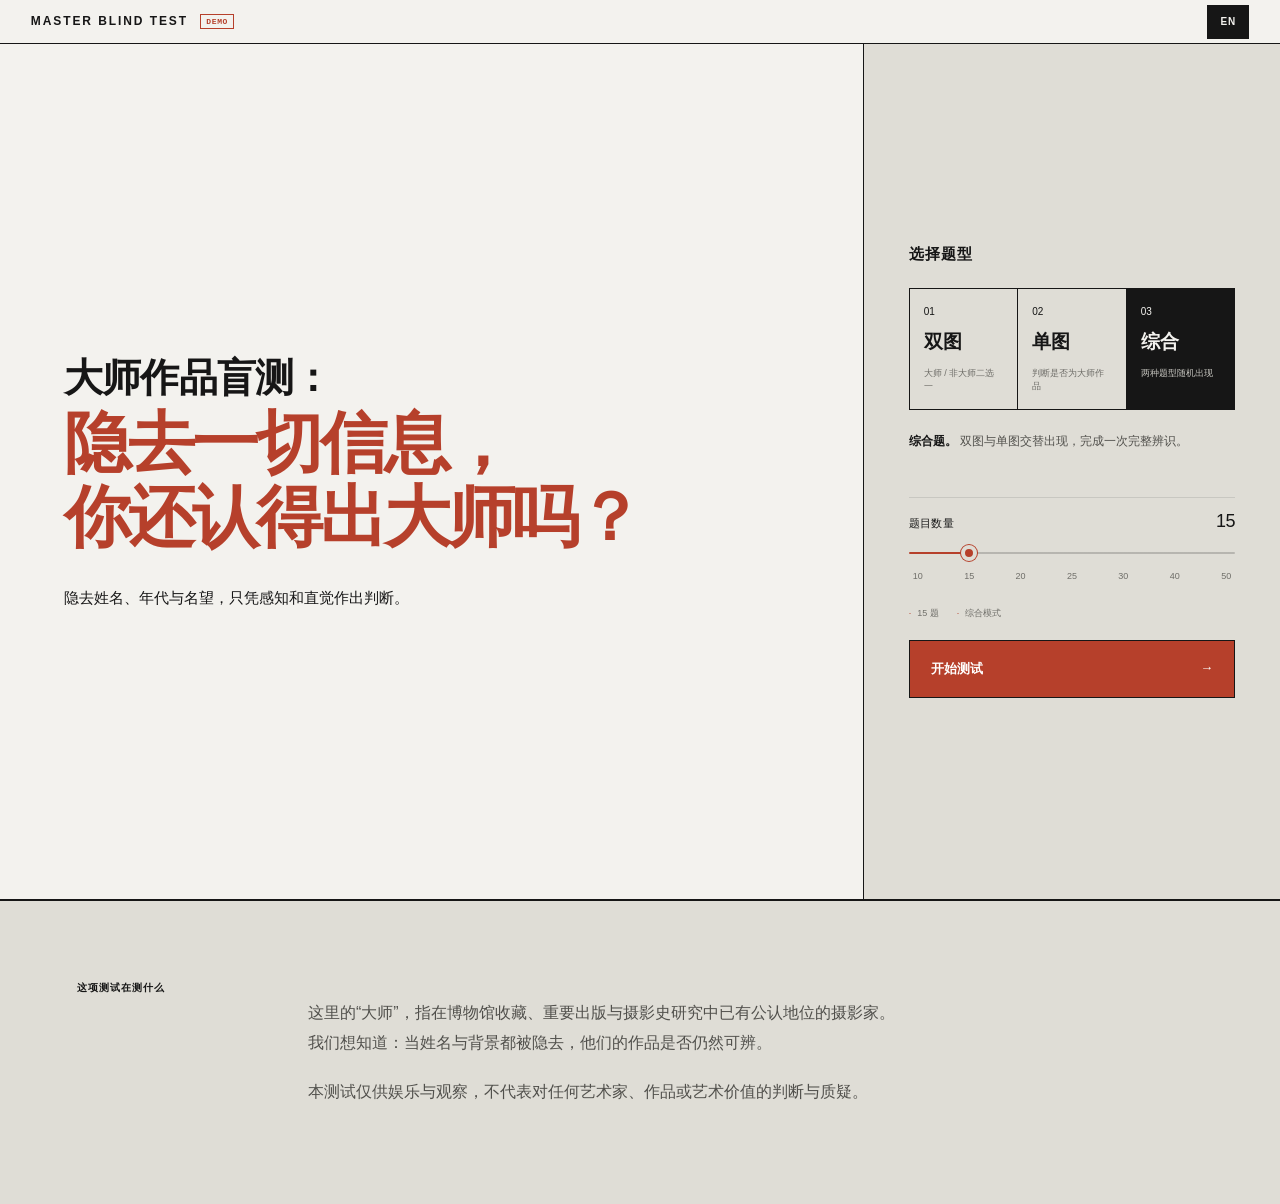
<file: index.html>
<!doctype html>
<html lang="zh-CN">
  <head>
    <meta charset="UTF-8" />
    <meta name="viewport" content="width=device-width, initial-scale=1" />
    <meta name="theme-color" content="#f3f2ee" />
    <title>Master Blind Test｜摄影大师盲测</title>
    <meta name="description" content="隐去作者姓名与作品标签，只凭画面判断摄影大师的作品是否依然可辨。" />
    <link rel="stylesheet" href="styles.css" />
  </head>
  <body>
    <div id="app"></div>
    <script src="works.js"></script>
    <script src="app.js"></script>
  </body>
</html>
</file>
<file: styles.css>
:root {
  --paper: #f3f2ee;
  --ink: #161616;
  --muted: #6f6e69;
  --line: #c8c7c1;
  --accent: #b6402b;
  --dark: #20201e;
  --font-cn: "Noto Sans SC", "Source Han Sans SC", "PingFang SC", "Hiragino Sans GB", -apple-system, BlinkMacSystemFont, "Microsoft YaHei", sans-serif;
}

* { box-sizing: border-box; }
html { scroll-behavior: smooth; }
body { margin: 0; background: var(--paper); color: var(--ink); font-family: -apple-system, BlinkMacSystemFont, Arial, Helvetica, "PingFang SC", sans-serif; }
button, input { font: inherit; }
a { color: inherit; text-decoration: none; }
button { color: inherit; }
button:focus-visible, a:focus-visible, summary:focus-visible, [tabindex="-1"]:focus-visible { outline: 3px solid #e36a52; outline-offset: 3px; }
.site-header { height: 44px; padding: 0 2.4vw; display: flex; align-items: center; justify-content: space-between; border-bottom: 1px solid var(--ink); }
.wordmark { font-size: 12px; font-weight: 800; letter-spacing: .16em; }
.wordmark-button { padding: 0; border: 0; background: transparent; cursor: pointer; }
.header-actions { display: flex; align-items: center; gap: 22px; }
.header-exit { min-height: 34px; padding: 0 4px; border: 0; background: transparent; cursor: pointer; font: 700 10px/1 monospace; letter-spacing: .1em; text-transform: uppercase; }
.header-exit:hover { color: var(--accent); }
.site-header--quiet { background: var(--paper); }
.kicker { margin: 0; font: 700 10px/1.2 monospace; letter-spacing: .15em; text-transform: uppercase; }
.language-switcher { min-width: 42px; min-height: 34px; padding: 0 10px; border: 1px solid var(--ink); background: var(--ink); color: var(--paper); cursor: pointer; font: 700 10px/1 monospace; letter-spacing: .08em; }
.language-switcher:hover { background: var(--accent); border-color: var(--accent); }

.home-hero { min-height: calc(100svh - 44px); display: grid; grid-template-columns: minmax(0, 1.35fr) minmax(380px, .65fr); border-bottom: 1px solid var(--ink); }
.hero-statement { display: flex; flex-direction: column; justify-content: center; padding: 6vh 5vw; border-right: 1px solid var(--ink); }
.hero-statement .kicker { margin-bottom: 24px; }
.hero-statement h1 { max-width: 900px; margin: 0; font-family: Georgia, "Times New Roman", serif; font-size: clamp(52px, 6.3vw, 102px); font-weight: 400; line-height: .93; letter-spacing: -.055em; }
.hero-statement h1 em { color: var(--accent); font-weight: 400; }
.hero-deck { max-width: 640px; margin: 30px 0 0; font-size: clamp(15px, 1.35vw, 20px); line-height: 1.55; }
.test-launcher { display: flex; flex-direction: column; justify-content: center; padding: 4vh 3.5vw; background: #dfddd6; }
.launcher-heading { display: flex; align-items: end; justify-content: space-between; gap: 20px; margin-bottom: 25px; }
.launcher-heading h2 { margin: 0; font: 400 clamp(34px, 3.4vw, 54px)/1 Georgia, serif; letter-spacing: -.04em; }
.test-launcher .mode-list { display: grid; grid-template-columns: repeat(3, 1fr); border-top: 1px solid var(--ink); border-left: 1px solid var(--ink); }
.mode-row { min-width: 0; display: flex; flex-direction: column; gap: 12px; padding: 17px 14px; border: 0; border-right: 1px solid var(--ink); border-bottom: 1px solid var(--ink); background: transparent; cursor: pointer; text-align: left; transition: background .2s, color .2s; }
.mode-row:hover, .mode-row--active { background: var(--ink); color: var(--paper); }
.mode-number { font: 10px monospace; }
.mode-title { font: 400 clamp(18px, 1.8vw, 26px) Georgia, serif; }
.mode-summary { min-height: 2.8em; color: var(--muted); font-size: 9px; line-height: 1.4; }
.mode-row:hover .mode-summary, .mode-row--active .mode-summary { color: #c8c7c1; }
.selected-description { min-height: 52px; margin: 21px 0 14px; color: #51504c; font-size: 12px; line-height: 1.55; }
.selected-description strong { color: var(--ink); }
.question-count-control { margin: 0 0 18px; padding: 14px 0 8px; border-top: 1px solid var(--line); }
.question-count-control > div:first-child { display: flex; align-items: baseline; justify-content: space-between; margin-bottom: 8px; }
.question-count-control label { font-size: 11px; font-weight: 500; letter-spacing: .03em; }
.question-count-control strong { font: 500 18px/1 "Helvetica Neue", Arial, sans-serif; letter-spacing: -.02em; font-variant-numeric: tabular-nums; }
.question-count-control input[type="range"] { width: 100%; height: 28px; margin: 0; appearance: none; -webkit-appearance: none; background: transparent; cursor: pointer; }
.question-count-control input[type="range"]::-webkit-slider-runnable-track { height: 2px; border-radius: 99px; background: linear-gradient(to right, var(--accent) 0 var(--range-progress), rgba(22,22,22,.2) var(--range-progress) 100%); }
.question-count-control input[type="range"]::-webkit-slider-thumb { width: 16px; height: 16px; margin-top: -7px; appearance: none; -webkit-appearance: none; border: 4px solid #dfddd6; border-radius: 50%; background: var(--accent); box-shadow: 0 0 0 1px var(--accent); transition: box-shadow .18s ease, transform .18s ease; }
.question-count-control input[type="range"]::-moz-range-track { height: 2px; border: 0; border-radius: 99px; background: rgba(22,22,22,.2); }
.question-count-control input[type="range"]::-moz-range-progress { height: 2px; border-radius: 99px; background: var(--accent); }
.question-count-control input[type="range"]::-moz-range-thumb { width: 8px; height: 8px; border: 4px solid #dfddd6; border-radius: 50%; background: var(--accent); box-shadow: 0 0 0 1px var(--accent); transition: box-shadow .18s ease, transform .18s ease; }
.question-count-control input[type="range"]:hover::-webkit-slider-thumb { transform: scale(1.12); }
.question-count-control input[type="range"]:hover::-moz-range-thumb { transform: scale(1.12); }
.question-count-control input[type="range"]:focus-visible { outline: 0; }
.question-count-control input[type="range"]:focus-visible::-webkit-slider-thumb { box-shadow: 0 0 0 1px var(--accent), 0 0 0 5px rgba(182,64,43,.18); }
.question-count-control input[type="range"]:focus-visible::-moz-range-thumb { box-shadow: 0 0 0 1px var(--accent), 0 0 0 5px rgba(182,64,43,.18); }
.question-count-ticks { display: flex; justify-content: space-between; margin-top: 1px; color: var(--muted); font: 500 9px/1 "Helvetica Neue", Arial, sans-serif; font-variant-numeric: tabular-nums; }
.question-count-ticks span { min-width: 18px; text-align: center; }
.test-facts { display: flex; flex-wrap: wrap; gap: 8px 18px; margin: 0 0 20px; padding: 0; list-style: none; color: var(--muted); font: 9px monospace; text-transform: uppercase; }
.test-facts li::before { content: "·"; margin-right: 6px; color: var(--accent); }
.interrupted-notice { margin: 0 0 14px; padding: 10px 12px; border-left: 3px solid var(--accent); background: rgba(255,255,255,.45); font-size: 11px; line-height: 1.45; }
.start-button { width: 100%; display: flex; justify-content: space-between; padding: 19px 21px; border: 1px solid var(--ink); background: var(--accent); color: #fff; cursor: pointer; font-size: 13px; font-weight: 700; }
.start-button:hover { background: var(--ink); }
.start-button:disabled { opacity: .6; cursor: wait; }
.study-note { display: grid; grid-template-columns: 180px minmax(0, 1fr); gap: 4vw; padding: 9vh 6vw; border-top: 1px solid var(--ink); background: #dfddd6; }
.study-note h2 { max-width: 560px; margin: 0 0 24px; font: 400 clamp(34px, 4vw, 62px)/1.02 Georgia, serif; letter-spacing: -.04em; }
.study-note > div p { max-width: 620px; color: #51504c; line-height: 1.75; }
.study-note > div p + p { margin-top: 18px; }

.test-page { min-height: 100vh; }
.test-workspace { min-height: calc(100svh - 44px); display: grid; grid-template-columns: minmax(0, 1.68fr) minmax(370px, .72fr); }
.question-stage { min-width: 0; padding: 3vh 2.2vw; background: var(--dark); }
.pair-works { height: calc(100svh - 44px - 6vh); min-height: 480px; display: grid; grid-template-columns: minmax(0, 1fr) minmax(0, 1fr); grid-template-rows: minmax(0, 1fr); gap: 1.5vw; overflow: hidden; }
.pair-works figure, .single-work figure { position: relative; display: grid; place-items: center; min-width: 0; min-height: 0; max-width: 100%; max-height: 100%; margin: 0; overflow: hidden; }
.pair-works figcaption { position: absolute; left: 14px; top: 14px; z-index: 3; width: 36px; height: 36px; display: grid; place-items: center; background: var(--paper); color: var(--ink); font: 700 11px monospace; }
.single-work { height: calc(100svh - 44px - 6vh); min-height: 480px; display: grid; grid-template-rows: minmax(0, 1fr); place-items: center; overflow: hidden; }
.single-work figure { width: min(100%, 960px); height: 100%; }
.work-image { flex: 0 1 auto; display: block; width: auto; height: auto; max-width: 100%; max-height: 100%; object-fit: contain; object-position: center; }
.work-image-frame { position: relative; width: 100%; height: 100%; max-width: 100%; max-height: 100%; min-width: 0; min-height: 0; display: flex; align-items: center; justify-content: center; padding: clamp(12px, 1.7vw, 28px); overflow: hidden; background: var(--dark); }
.work-image-frame--loading .work-image, .work-image-frame--error .work-image { opacity: 0; }
.image-loading { color: #d5d1c8; font: 10px monospace; letter-spacing: .08em; text-transform: uppercase; }
.image-error { position: absolute; inset: 0; z-index: 2; display: flex; flex-direction: column; align-items: center; justify-content: center; gap: 14px; color: var(--paper); text-align: center; }
.image-error button { padding: 10px 14px; border: 1px solid var(--paper); background: transparent; color: var(--paper); cursor: pointer; }
.demo-image { position: relative; overflow: hidden; isolation: isolate; background: #b8b5ac; }
.pair-works .demo-image { width: 100%; height: auto; max-height: 100%; }
.single-work .demo-image { width: auto; height: 100%; max-width: 100%; }
.demo-image--3-2 { aspect-ratio: 3 / 2; }
.demo-image--4-3 { aspect-ratio: 4 / 3; }
.demo-image--5-4 { aspect-ratio: 5 / 4; }
.demo-plane, .demo-figure { position: absolute; display: block; }
.demo-plane--one { inset: 0 53% 0 0; background: #d7d3c7; }
.demo-plane--two { width: 45%; height: 52%; right: 7%; top: 13%; border: 12px solid #2c2b28; background: #817a6e; }
.demo-figure { width: 11%; height: 38%; left: 42%; bottom: 7%; background: #292826; border-radius: 50% 50% 5% 5%; }
.demo-image::after { content: ""; position: absolute; left: 0; right: 0; bottom: 9%; height: 1px; background: rgba(255,255,255,.55); }
.demo-image--01 { background: #a44c35; } .demo-image--01 .demo-plane--one { background: #d8b46d; }
.demo-image--02 { background: #677c76; } .demo-image--02 .demo-plane--two { border-color: #d1c8b2; background: #263431; }
.demo-image--03 { background: #cbc4b2; } .demo-image--03 .demo-plane--one { background: #5e4735; }
.demo-image--04 { background: #658294; } .demo-image--04 .demo-plane--two { background: #d46a3c; }
.demo-image--05 { background: #84807a; } .demo-image--05 .demo-plane--one { background: #dad4c6; transform: skewX(-12deg); }
.demo-image--06 { background: #a8a192; } .demo-image--06 .demo-figure { width: 24%; left: 36%; box-shadow: 90px 0 #292826, -90px 0 #292826; }
.demo-image--07 { background: #547a70; } .demo-image--07 .demo-plane--one { background: #a6c0b5; }
.demo-image--08 { background: #aeb5bd; } .demo-image--08 .demo-plane--two { top: 55%; height: 23%; width: 70%; }
.demo-image--09 { background: #27282a; } .demo-image--09 .demo-plane--one { background: #59626b; }
.demo-image--10 { background: #a66a4a; } .demo-image--10 .demo-plane--two { background: #e1c78e; }
.demo-image--11 { background: #b8a878; } .demo-image--11 .demo-plane--one { background: #6f816d; }
.demo-image--12 { background: #d0cabd; } .demo-image--12 .demo-plane--two { width: 17%; right: 33%; background: #f3f0e7; }

.answer-panel { min-width: 0; display: flex; flex-direction: column; border-left: 1px solid var(--ink); border-bottom: 1px solid var(--ink); background: var(--paper); }
.question-copy { display: grid; grid-template-columns: 46px 1fr; gap: 18px; padding: clamp(26px, 4vh, 48px) 2.2vw 30px; border-bottom: 1px solid var(--line); }
.panel-index { align-self: start; display: flex; align-items: baseline; gap: 4px; color: var(--accent); font: 600 11px/1 "Helvetica Neue", Arial, sans-serif; font-variant-numeric: tabular-nums; letter-spacing: .02em; white-space: nowrap; }
.panel-index small { color: var(--muted); font: inherit; }
.question-copy h1 { max-width: 470px; margin: 0; font: 450 clamp(24px, 2.1vw, 34px)/1.2 var(--font-cn); letter-spacing: -.035em; text-wrap: balance; }
.question-copy h1:focus { outline: 0; }
.question-copy p { max-width: 430px; margin: 17px 0 0; color: var(--muted); font-size: 11px; line-height: 1.75; }
.response-controls { padding: 26px 2.2vw; }
.image-status-message { margin: 0 0 12px; color: var(--muted); font-size: 10px; }
.answer-group { display: grid; grid-template-columns: repeat(3, 1fr); border-top: 1px solid var(--ink); border-left: 1px solid var(--ink); }
.answer-group button { min-height: 58px; padding: 8px; border: 0; border-right: 1px solid var(--ink); border-bottom: 1px solid var(--ink); background: transparent; cursor: pointer; font-family: var(--font-cn); font-size: 13px; font-weight: 600; letter-spacing: .02em; }
.answer-group button:hover, .answer-group button.selected { background: var(--ink); color: #fff; }
.answer-group button:disabled { opacity: .3; cursor: not-allowed; }
.confidence-group { min-width: 0; margin: 12px 0 0; padding: 0; border: 0; opacity: .35; transition: opacity .2s; }
.confidence-group.visible { opacity: 1; }
.confidence-group legend { margin: 0 0 12px; padding: 0; font-family: var(--font-cn); font-size: 11px; font-weight: 600; }
.confidence-group > div { display: grid; grid-template-columns: repeat(6, 1fr); }
.confidence-group button { min-height: 48px; border: 1px solid var(--line); border-right: 0; background: transparent; cursor: pointer; font: 700 12px monospace; }
.confidence-group button:last-child { border-right: 1px solid var(--line); }
.confidence-group button small { font-size: 8px; }
.confidence-group button.selected { border-color: var(--accent); background: var(--accent); color: #fff; }
.submit-answer, .next-button { width: 100%; margin-top: 24px; padding: 17px 20px; border: 0; background: var(--accent); color: #fff; cursor: pointer; font-size: 12px; font-weight: 700; }
.submit-answer:disabled, .next-button:disabled { opacity: .28; cursor: not-allowed; }
.form-error { margin: 15px 0 0; color: var(--accent); font-size: 11px; }
.reveal-panel { padding: 22px 2.2vw; }
.reveal-verdict { display: grid; gap: 14px; padding-bottom: 18px; border-bottom: 1px solid var(--ink); }
.reveal-verdict span { font: 400 42px Georgia, serif; }
.reveal-panel--correct .reveal-verdict span { color: #2c7354; }
.reveal-panel--incorrect .reveal-verdict span { color: var(--accent); }
.reveal-verdict-facts { display: grid; grid-template-columns: repeat(2, minmax(0, 1fr)); gap: 10px 20px; }
.reveal-verdict-facts p { display: flex; flex-direction: column; gap: 3px; margin: 0; }
.reveal-verdict-facts small { color: var(--muted); font-size: 10px; }
.reveal-verdict-facts strong { font-size: 13px; font-weight: 650; }
.reveal-details { display: grid; grid-template-columns: 1fr 1fr; gap: 24px; padding-top: 17px; }
.metadata-block { display: flex; flex-direction: column; gap: 4px; }
.metadata-label { color: var(--accent); font: 700 10px monospace; }
.metadata-block strong { font: 700 22px Georgia, serif; }
.metadata-block span { font-size: 12px; }
.metadata-series { line-height: 1.35; }
.metadata-date { color: var(--muted); }
.metadata-block .classification { width: fit-content; margin-top: 5px; padding: 5px 8px; border: 0; border-radius: 999px; background: #e2e0da; color: #4f4e4a; font: 700 9px monospace; letter-spacing: .04em; text-transform: uppercase; }
.metadata-block .classification--master { background: rgba(182,64,43,.11); color: var(--accent); }
.metadata-block--amateur { min-height: 44px; }
.metadata-block small { margin-top: 10px; color: var(--muted); font-size: 9px; }
.metadata-block small a { text-decoration: underline; }
.next-button { height: 76px; display: flex; align-items: center; justify-content: space-between; margin-top: 18px; padding-top: 0; padding-bottom: 0; background: var(--ink); }
.test-message { min-height: calc(100vh - 44px); display: flex; flex-direction: column; align-items: center; justify-content: center; gap: 14px; padding: 30px; text-align: center; }
.test-message button, .test-message a { padding: 12px 18px; border: 1px solid var(--ink); background: transparent; }
.message-actions { display: flex; gap: 10px; }
.loading-line { width: 100px; height: 2px; overflow: hidden; background: var(--line); }
.loading-line::after { content: ""; display: block; width: 45%; height: 100%; background: var(--accent); animation: loading 1.2s ease-in-out infinite alternate; }
@keyframes loading { to { transform: translateX(120%); } }


.report { --report-gutter: clamp(24px, 5vw, 76px); }
.report .kicker { font-size: 13px; }
.report-hero { min-height: min(680px, calc(100svh - 44px)); display: grid; grid-template-columns: minmax(0, 1.35fr) minmax(330px, .65fr); border-bottom: 1px solid var(--ink); }
.report-intro { display: flex; flex-direction: column; justify-content: center; padding: 9vh var(--report-gutter); border-right: 1px solid var(--ink); }
.report-intro h1 { max-width: 820px; margin: 24px 0 22px; font: 500 clamp(42px, 5vw, 72px)/1.08 var(--font-cn); letter-spacing: -.05em; text-wrap: balance; }
.report-intro > p:nth-of-type(2) { max-width: 650px; margin: 0; color: var(--muted); font-size: 17px; line-height: 1.7; }
.report-runline { display: flex; gap: 10px 24px; margin-top: 44px; color: var(--muted); font-size: 14px; letter-spacing: .04em; text-transform: uppercase; }
.report-runline span + span::before { content: "/"; margin-right: 24px; color: var(--accent); }
.report-score { display: flex; flex-direction: column; justify-content: center; padding: 7vh clamp(28px, 4vw, 58px); background: var(--accent); color: #fff; }
.report-score > p { margin: 0 0 34px; font-size: 14px; font-weight: 700; letter-spacing: .11em; }
.report-score > div { display: flex; align-items: flex-start; }
.report-score strong { font: 300 clamp(112px, 13vw, 180px)/.76 Arial, Helvetica, sans-serif; font-variant-numeric: tabular-nums; letter-spacing: 0; }
.report-score div span { margin: 5px 0 0 9px; font: 500 22px/1 Arial, sans-serif; }
.report-score > i { height: 2px; margin: 38px 0 18px; overflow: hidden; background: rgba(255,255,255,.28); }
.report-score > i b { display: block; height: 100%; background: #fff; }
.report-score > small { font-size: 14px; line-height: 1.55; letter-spacing: .015em; }
.report-ledger { display: grid; grid-template-columns: repeat(4, 1fr); border-bottom: 1px solid var(--ink); }
.report-ledger > div { min-height: 164px; display: grid; grid-template-rows: minmax(2.8em, auto) 1fr minmax(2.8em, auto); padding: 22px 24px 18px; border-right: 1px solid var(--line); }
.report-ledger > div:last-child { border-right: 0; }
.report-ledger span { font-size: 15px; font-weight: 650; line-height: 1.45; }
.report-ledger strong { align-self: end; margin-bottom: 10px; font: 350 44px/.9 Arial, Helvetica, sans-serif; letter-spacing: -.045em; }
.report-ledger small { align-self: start; color: var(--muted); font-size: 14px; line-height: 1.4; }
.report-ledger .parenthetical-note { transform: translateX(-.5em); }
.report-section { display: grid; grid-template-columns: minmax(260px, .72fr) minmax(480px, 1.28fr); gap: clamp(48px, 7vw, 110px); padding: 9vh var(--report-gutter); border-bottom: 1px solid var(--ink); }
.report-section-heading h2, .report-confidence-summary h2 { max-width: 600px; margin: 20px 0; font: 500 clamp(32px, 3.5vw, 52px)/1.15 var(--font-cn); letter-spacing: -.045em; text-wrap: balance; }
.report-opponents .report-section-heading h2 { white-space: pre-line; }
.report-section-heading > p:last-child, .report-confidence-summary > p:last-child { max-width: 500px; margin: 0; color: var(--muted); font-size: 16px; line-height: 1.7; }
.report-signal-list { border-top: 1px solid var(--ink); }
.report-signal { display: grid; grid-template-columns: 36px minmax(0, 1fr) minmax(78px, auto); align-items: start; gap: 22px; padding: 24px 0 22px; border-bottom: 1px solid var(--line); }
.report-signal > span { padding-top: 3px; color: var(--accent); font: 600 13px/1.2 "Helvetica Neue", Arial, sans-serif; }
.report-signal h3 { margin: 0; font-size: 19px; font-weight: 650; line-height: 1.35; }
.report-signal p { margin: 7px 0 17px; color: var(--muted); font-size: 15px; line-height: 1.5; }
.report-signal i { display: block; height: 3px; overflow: hidden; background: #d9d7d0; }
.report-signal i b { display: block; height: 100%; background: var(--accent); }
.report-signal > strong { justify-self: end; font: 350 44px/.92 Arial, Helvetica, sans-serif; letter-spacing: -.055em; }
.report-opponents { background: #dfddd6; }
.report-opponent-list { border-top: 1px solid var(--ink); }
.report-opponent-list article { display: grid; grid-template-columns: 1fr auto; align-items: center; gap: 30px; padding: 28px 0; border-bottom: 1px solid #b9b7b0; }
.report-opponent-list article > div { display: flex; flex-direction: column; gap: 11px; }
.report-opponent-list span { font-size: 19px; font-weight: 650; }
.report-opponent-list small { color: var(--muted); font-size: 14px; }
.report-opponent-list strong { min-width: 118px; display: inline-flex; align-items: baseline; justify-content: flex-end; gap: 8px; text-align: right; font: 350 54px/.84 Arial, Helvetica, sans-serif; letter-spacing: -.065em; }
.report-opponent-list strong small { color: var(--accent); font-size: .34em; letter-spacing: 0; }
.report-confidence { display: grid; grid-template-columns: minmax(300px, .72fr) minmax(520px, 1.28fr); gap: clamp(48px, 7vw, 110px); padding: 9vh var(--report-gutter); background: var(--ink); color: var(--paper); }
.report-confidence-summary .kicker { color: #aaa79f; }
.report-confidence-summary > p:last-child { color: #aaa79f; }
.report-fit-score { display: flex; align-items: flex-end; gap: 10px; margin: 38px 0 24px; }
.report-fit-score strong { font: 300 clamp(82px, 9.5vw, 138px)/.72 Arial, Helvetica, sans-serif; font-variant-numeric: tabular-nums; letter-spacing: 0; }
.report-fit-score span { padding-bottom: 3px; color: var(--accent); font: 600 13px/1 monospace; }
.calibration-chart { min-width: 0; align-self: center; }
.calibration-chart-legend { display: flex; flex-wrap: wrap; gap: 12px 22px; color: #aaa79f; font-size: 14px; }
.calibration-chart-legend span { display: inline-flex; align-items: center; gap: 7px; }
.calibration-chart-legend i { width: 24px; height: 2px; display: inline-block; }
.legend-actual { background: var(--accent); }
.legend-match { border-top: 1px dashed #aaa79f; }
.calibration-chart-note { margin: 8px 0 18px; color: #777772; font-size: 13px; }
.calibration-chart svg { width: 100%; height: auto; display: block; overflow: visible; }
.calibration-gridline { stroke: #3b3b39; stroke-width: 1; }
.calibration-axis-label, .calibration-axis-title, .calibration-point-value { fill: #aaa79f; font-family: Arial, Helvetica, sans-serif; font-size: 14px; }
.calibration-axis-title { fill: var(--paper); font-size: 13px; letter-spacing: .04em; }
.calibration-match-line { stroke: #85847f; stroke-width: 1.5; stroke-dasharray: 7 7; }
.calibration-delta-line { stroke: #85847f; stroke-width: 1; stroke-dasharray: 3 5; }
.calibration-actual-line { fill: none; stroke: var(--accent); stroke-width: 3; stroke-linecap: round; stroke-linejoin: round; }
.calibration-point { cursor: crosshair; outline: none; }
.calibration-point-hit { fill: transparent; }
.calibration-point-mark { fill: var(--ink); stroke: var(--accent); stroke-width: 4; transition: fill .18s ease, stroke-width .18s ease; }
.calibration-point:hover .calibration-point-mark, .calibration-point:focus .calibration-point-mark { fill: var(--accent); stroke-width: 7; }
.calibration-point-value { fill: var(--paper); font-size: 14px; font-weight: 700; }
.calibration-chart-detail { min-height: 44px; display: grid; grid-template-columns: max-content minmax(0, 1fr); align-items: center; gap: 12px; margin: 8px 0 0 70px; color: #777772; font-size: 14px; line-height: 1.45; }
.calibration-chart-detail strong { color: var(--accent); font: 500 25px/1 Arial, Helvetica, sans-serif; white-space: nowrap; }
.calibration-chart-detail.is-visible span { color: var(--paper); }
.report-calibration-empty { margin: 0; padding: 30px 0; color: #aaa79f; font-size: 15px; }
.report-footer { display: grid; grid-template-columns: 1fr auto; align-items: end; gap: 50px; padding: 8vh var(--report-gutter); }
.report-footer h2 { max-width: 720px; margin: 18px 0 0; font: 500 clamp(26px, 3vw, 42px)/1.2 var(--font-cn); letter-spacing: -.04em; }
.report-footer > div:last-child { display: flex; flex-wrap: wrap; justify-content: flex-end; gap: 10px; }
.report-footer button, .report-footer a { min-height: 50px; padding: 0 18px; border: 1px solid var(--ink); background: transparent; cursor: pointer; font-size: 15px; }
.report-footer button:disabled { cursor: wait; opacity: .6; }
.report-footer a { display: flex; align-items: center; gap: 34px; background: var(--accent); color: #fff; }

html[lang="zh-CN"] body { font-family: var(--font-cn); }
html[lang="zh-CN"] .kicker { font-family: var(--font-cn); font-weight: 600; letter-spacing: .1em; }
html[lang="zh-CN"] .header-exit,
html[lang="zh-CN"] .language-switcher,
html[lang="zh-CN"] .mode-number,
html[lang="zh-CN"] .test-facts,
html[lang="zh-CN"] .pair-works figcaption,
html[lang="zh-CN"] .image-loading,
html[lang="zh-CN"] .panel-index,
html[lang="zh-CN"] .confidence-group button,
html[lang="zh-CN"] .metadata-label,
html[lang="zh-CN"] .metadata-block .classification { font-family: var(--font-cn); }
html[lang="zh-CN"] .hero-statement h1 { max-width: 760px; font-family: var(--font-cn); font-size: clamp(40px, 5.2vw, 72px); font-weight: 600; line-height: 1.12; letter-spacing: -.045em; }
html[lang="zh-CN"] .hero-statement h1 span { font-size: .58em; letter-spacing: -.02em; }
html[lang="zh-CN"] .hero-statement h1 em { font-style: normal; font-weight: 600; }
html[lang="zh-CN"] .hero-deck { max-width: 540px; font-size: clamp(15px, 1.2vw, 18px); line-height: 1.75; }
html[lang="zh-CN"] .launcher-title-zh { font-size: 15px; line-height: 1.2; letter-spacing: .08em; }
html[lang="zh-CN"] .mode-title { font-family: var(--font-cn); font-size: clamp(17px, 1.5vw, 22px); font-weight: 600; }
html[lang="zh-CN"] .mode-summary { font-family: var(--font-cn); }
html[lang="zh-CN"] .selected-description { line-height: 1.7; }
html[lang="zh-CN"] .study-note h2 { max-width: 520px; font-family: var(--font-cn); font-size: clamp(30px, 3.6vw, 48px); font-weight: 600; line-height: 1.18; letter-spacing: -.04em; }
html[lang="zh-CN"] .study-note > div p { max-width: 600px; line-height: 1.9; }
html[lang="zh-CN"] .question-copy h1 { font-family: var(--font-cn); font-size: clamp(23px, 2vw, 32px); font-weight: 500; line-height: 1.35; letter-spacing: -.035em; }
html[lang="zh-CN"] .question-copy p { line-height: 1.75; }
html[lang="zh-CN"] .reveal-verdict span { font-family: var(--font-cn); font-size: 34px; font-weight: 600; }
html[lang="zh-CN"] .metadata-block strong { font-family: var(--font-cn); font-size: 21px; font-weight: 700; }

@media (min-width: 901px) {
  .test-workspace--landscape-pair { grid-template-columns: 1fr; }
  .test-workspace--landscape-pair .pair-works { height: min(55vw, 68vh); min-height: 440px; max-height: 720px; }
  .test-workspace--landscape-pair .answer-panel { display: grid; grid-template-columns: minmax(0, 1fr) minmax(420px, .82fr); border-left: 0; }
  .test-workspace--landscape-pair .question-copy { padding-top: 26px; border-right: 1px solid var(--line); border-bottom: 0; }
}

@media (max-width: 900px) {
  .home-hero { min-height: auto; grid-template-columns: 1fr; }
  .hero-statement { min-height: 470px; border-right: 0; border-bottom: 1px solid var(--ink); }
  .test-launcher { min-height: 430px; }
  .study-note { grid-template-columns: 1fr 2fr; }
  .test-workspace { grid-template-columns: 1fr; }
  .pair-works, .single-work { height: 58vh; min-height: 440px; }
  .answer-panel { border-left: 0; }
  .report-hero { min-height: 0; grid-template-columns: 1fr; }
  .report-intro { min-height: 560px; border-right: 0; border-bottom: 1px solid var(--ink); }
  .report-score { min-height: 390px; }
  .report-ledger { grid-template-columns: 1fr 1fr; }
  .report-ledger > div:nth-child(2) { border-right: 0; }
  .report-ledger > div:nth-child(-n+2) { border-bottom: 1px solid var(--line); }
  .report-section, .report-confidence { grid-template-columns: 1fr; }
  .calibration-chart { margin-top: 10px; }
  .report-footer { grid-template-columns: 1fr; align-items: start; }
}

@media (max-width: 640px) {
  .test-page > .site-header { display: none; }
  .test-page .test-message { min-height: 100svh; }
  .site-header { height: 48px; padding: 0 18px; }
  .header-actions { gap: 16px; }
  .language-switcher { min-width: 38px; min-height: 32px; padding: 0 8px; }
  .home-hero { min-height: calc(100svh - 48px); display: flex; flex-direction: column; }
  .hero-statement { min-height: 0; padding: 28px 20px 24px; }
  .hero-statement .kicker { margin-bottom: 15px; }
  .hero-statement h1 { font-size: clamp(43px, 12.2vw, 58px); }
  .hero-deck { margin-top: 17px; font-size: 13px; }
  .test-launcher { min-height: 0; flex: 1; padding: 22px 20px 24px; }
  .launcher-heading { margin-bottom: 15px; }
  .launcher-heading h2 { font-size: 31px; }
  .mode-row { gap: 8px; padding: 12px 9px; }
  .mode-title { font-size: 18px; }
  .selected-description { min-height: 0; margin: 14px 0 10px; font-size: 11px; }
  .test-facts { margin-bottom: 13px; gap: 6px 12px; }
  .start-button { padding: 16px 17px; }
  .study-note { grid-template-columns: 1fr; padding: 60px 20px; }
  .test-workspace { min-height: 0; }
  .pair-works { height: 42vh; min-height: 290px; grid-template-columns: 1fr 1fr; gap: 10px; }
  .single-work { height: 48vh; min-height: 330px; }
  .question-stage { padding: 14px; }
  .work-image-frame { padding: 14px; }
  .pair-works figcaption { left: 8px; top: 8px; width: 30px; height: 30px; }
  .question-copy { grid-template-columns: 42px 1fr; padding: 30px 20px; }
  .question-copy h1 { font-size: 29px; }
  .response-controls { padding: 28px 20px; }
  .reveal-panel { padding: 20px; }
  .answer-group button { min-height: 54px; font-size: 11px; }
  .confidence-group > div { grid-template-columns: repeat(3, 1fr); }
  .confidence-group button:nth-child(-n+3) { border-bottom: 0; }
  .reveal-verdict { gap: 12px; padding-bottom: 16px; }
  .reveal-verdict-facts { gap: 8px 16px; }
  .reveal-details { grid-template-columns: 1fr; gap: 17px; padding-top: 15px; }
  .metadata-block strong { font-size: 20px; }
  .next-button { height: 76px; margin-top: 16px; }
  .report { --report-gutter: 20px; }
  .report-intro { min-height: 440px; padding-top: 54px; padding-bottom: 54px; }
  .report-intro h1 { font-size: clamp(38px, 11vw, 52px); }
  .report-intro > p:nth-of-type(2) { font-size: 16px; }
  .report-runline { flex-direction: column; margin-top: 32px; }
  .report-runline span + span::before { content: none; }
  .report-score { min-height: 300px; padding-top: 48px; padding-bottom: 48px; }
  .report-score strong { font-size: min(36vw, 144px); }
  .report-ledger > div { min-height: 142px; padding: 17px; }
  .report-ledger strong { font-size: 35px; }
  .report-section, .report-confidence { gap: 38px; padding-top: 58px; padding-bottom: 58px; }
  .report-section-heading h2, .report-confidence-summary h2 { font-size: 31px; }
  .report-signal { grid-template-columns: 25px minmax(0, 1fr) auto; gap: 12px; }
  .report-signal > strong { min-width: 62px; font-size: 33px; }
  .report-opponent-list strong { min-width: 80px; font-size: 42px; }
  .report-fit-score strong { font-size: min(28vw, 112px); }
  .calibration-chart-legend { gap: 9px 14px; }
  .calibration-axis-label, .calibration-axis-title, .calibration-point-value { font-size: 19px; }
  .calibration-chart-detail { margin-left: 0; }
  .report-footer { padding-top: 64px; padding-bottom: 64px; }
  .report-footer > div:last-child { align-items: stretch; flex-direction: column; }
  .report-footer button, .report-footer a { justify-content: space-between; }
  html[lang="zh-CN"] .hero-statement h1 { font-size: clamp(35px, 10.5vw, 48px); line-height: 1.15; }
  html[lang="zh-CN"] .launcher-title-zh { font-size: 14px; }
  html[lang="zh-CN"] .study-note h2 { font-size: 30px; }
  html[lang="zh-CN"] .question-copy h1 { font-size: 26px; }
}

@media (max-width: 390px), (max-height: 700px) and (max-width: 640px) {
  .hero-statement { padding-top: 20px; padding-bottom: 18px; }
  .hero-statement h1 { font-size: 40px; }
  html[lang="zh-CN"] .hero-statement h1 { font-size: 34px; }
  .hero-deck { display: none; }
  .launcher-heading h2 { font-size: 27px; }
  .test-facts { display: none; }
}

@media (prefers-reduced-motion: reduce) {
  *, *::before, *::after { scroll-behavior: auto !important; animation-duration: .01ms !important; animation-iteration-count: 1 !important; }
}

.demo-tag { display: inline-block; margin-left: 7px; padding: 3px 5px 2px; border: 1px solid var(--accent); color: var(--accent); font: 800 8px/1 monospace; letter-spacing: .08em; vertical-align: 1px; }
.report-footer #restart-button { display: flex; align-items: center; gap: 34px; background: var(--accent); color: #fff; }
</file>
